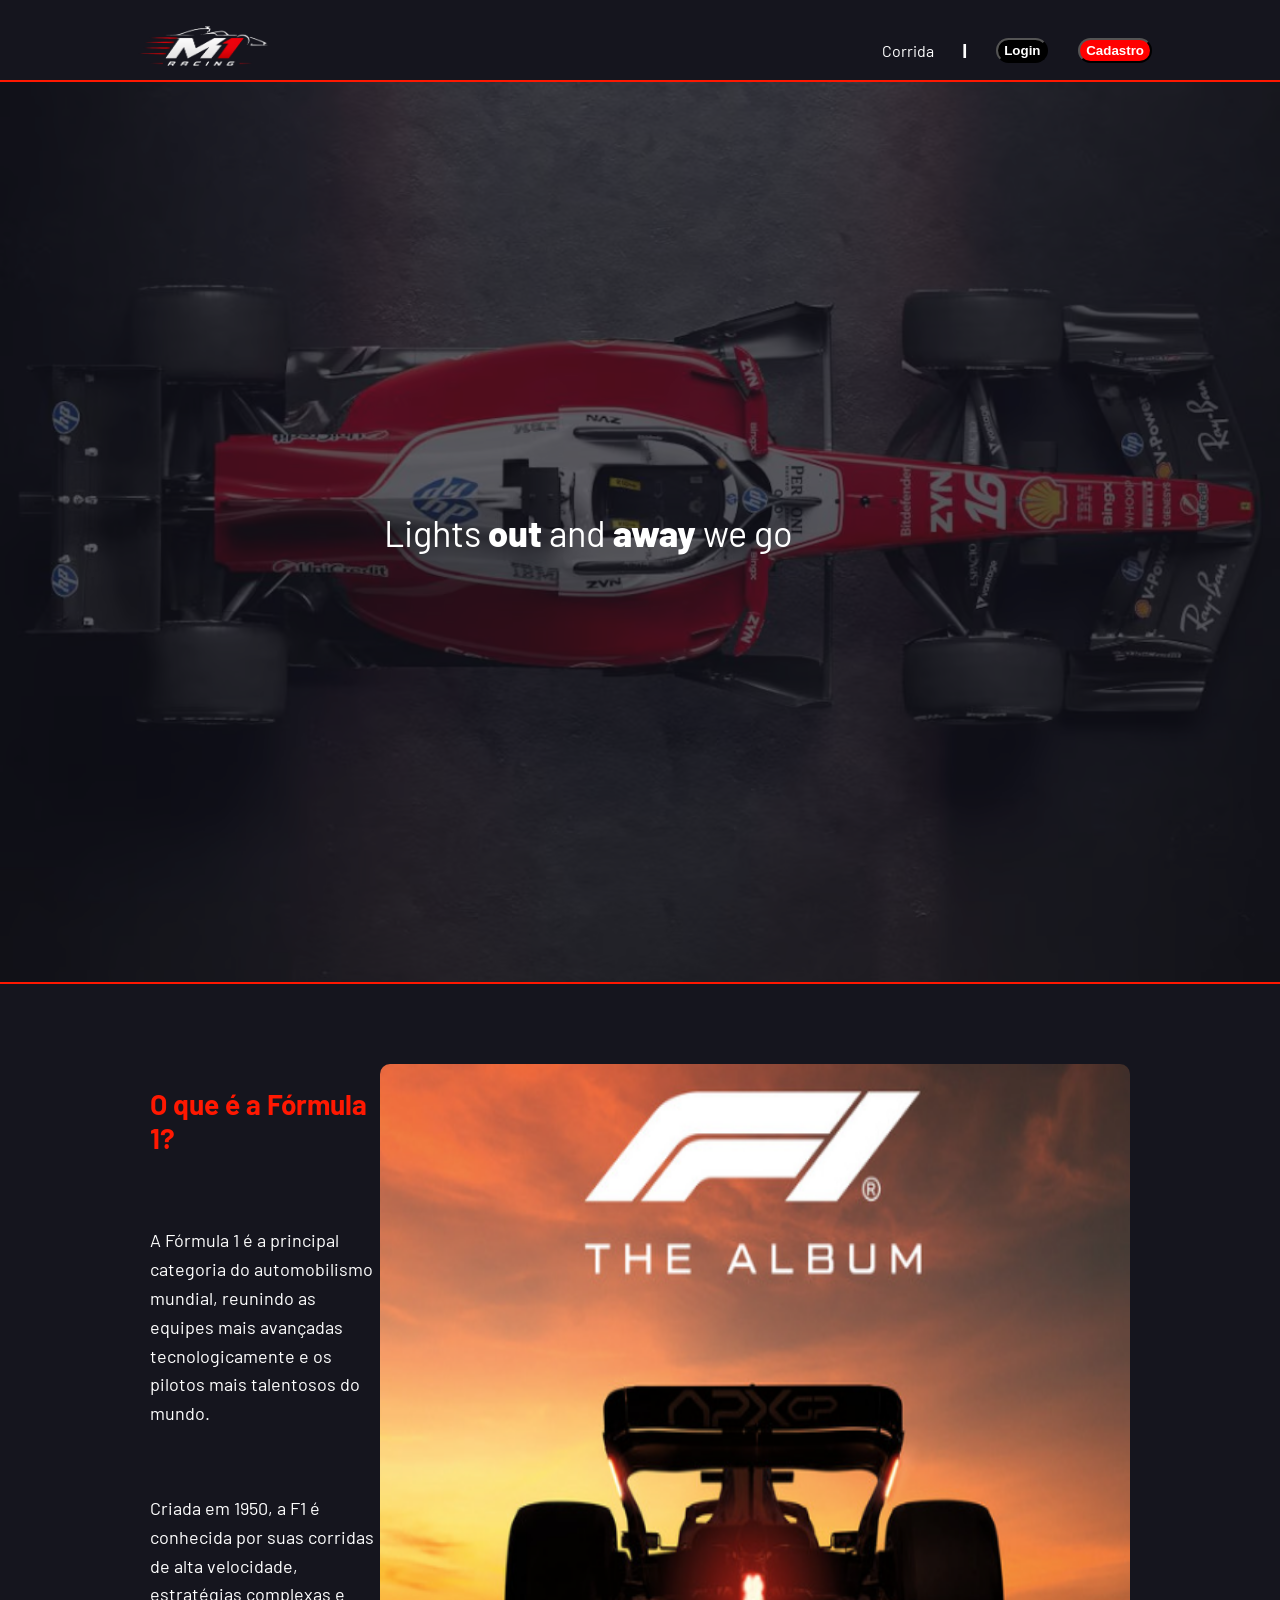
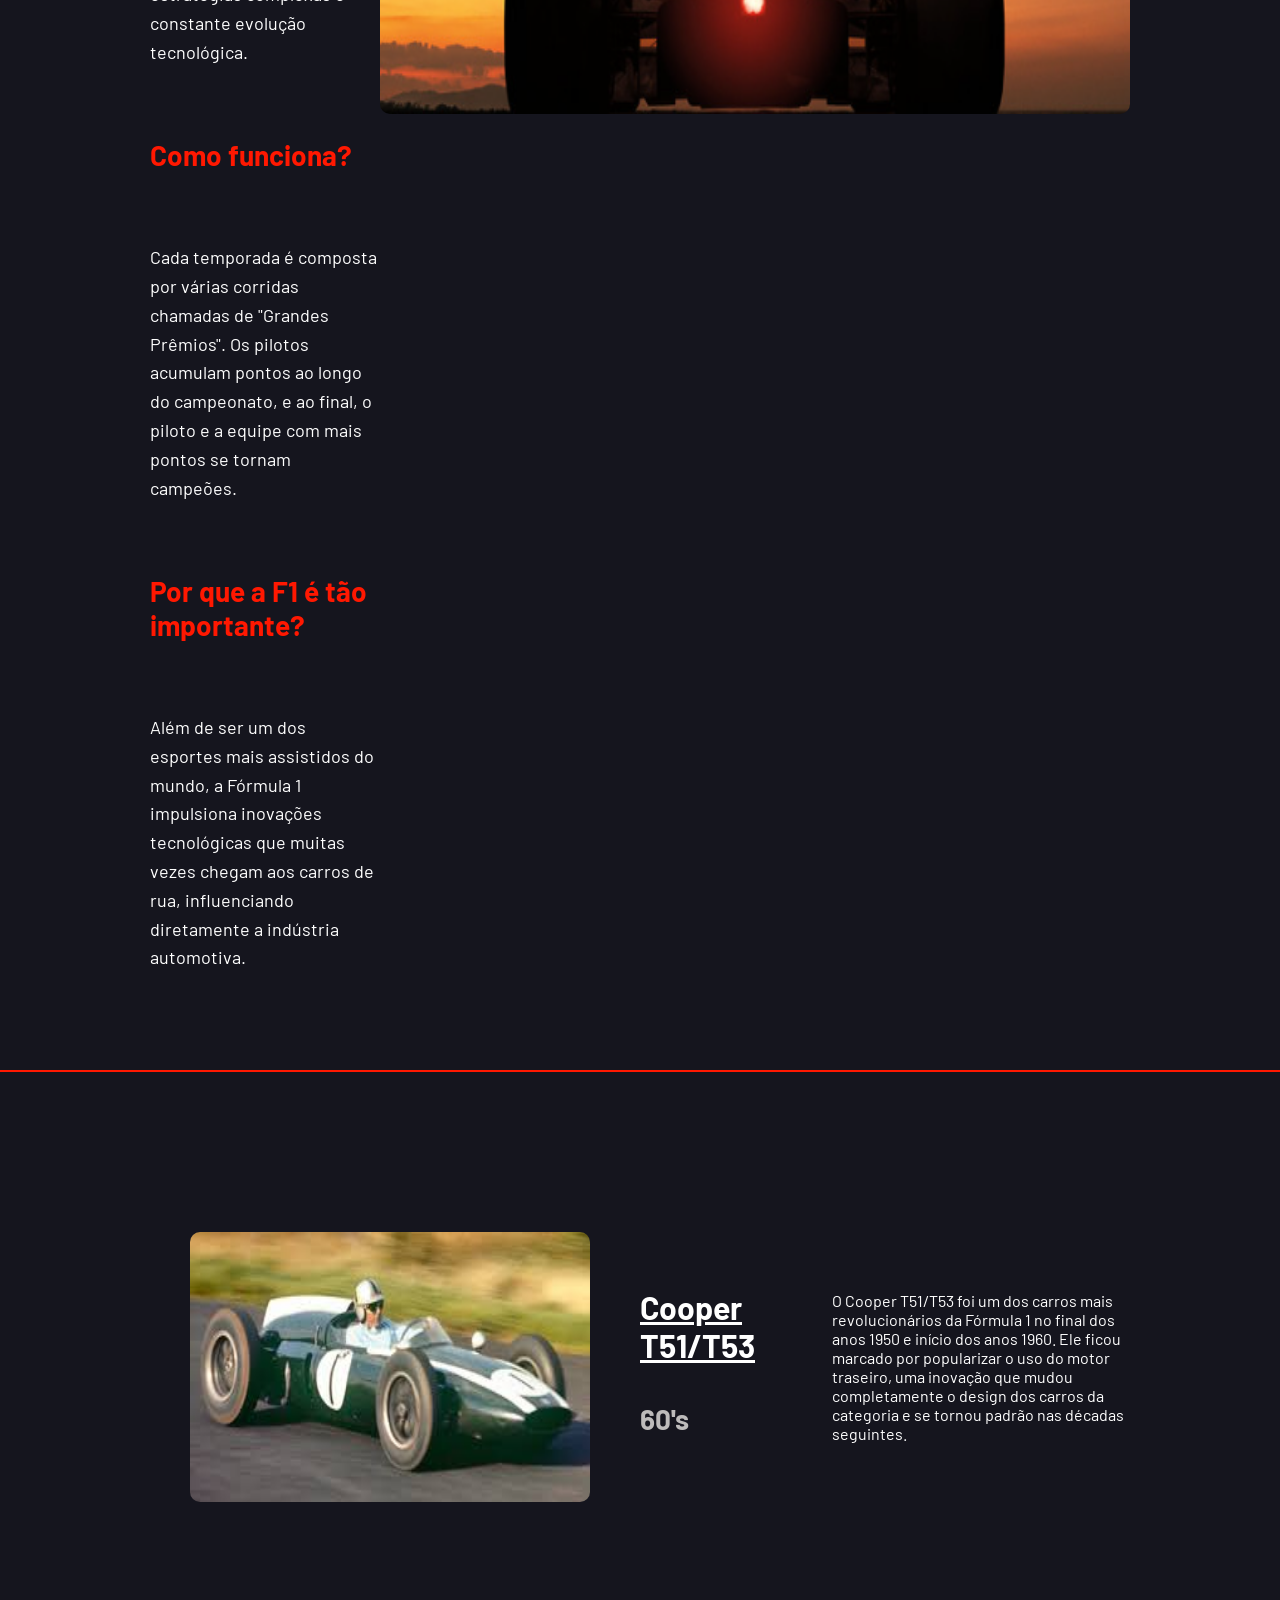
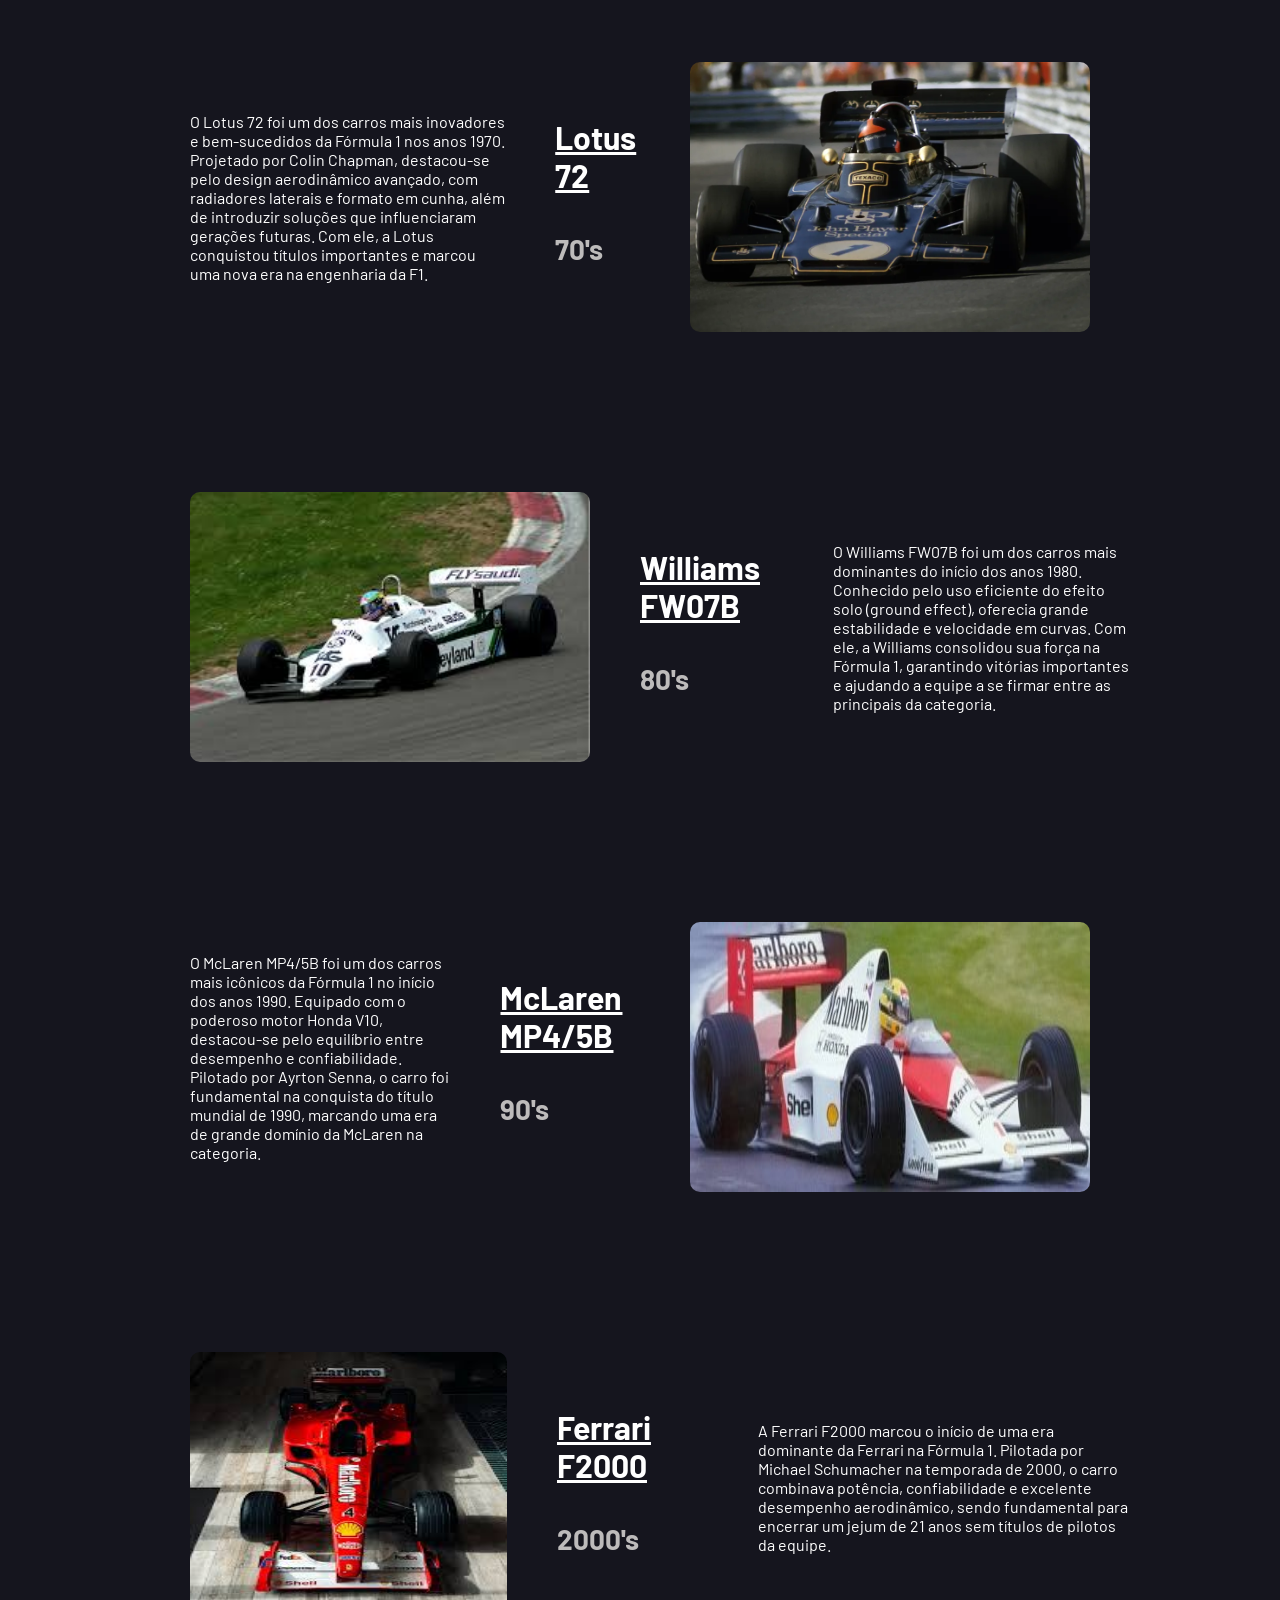
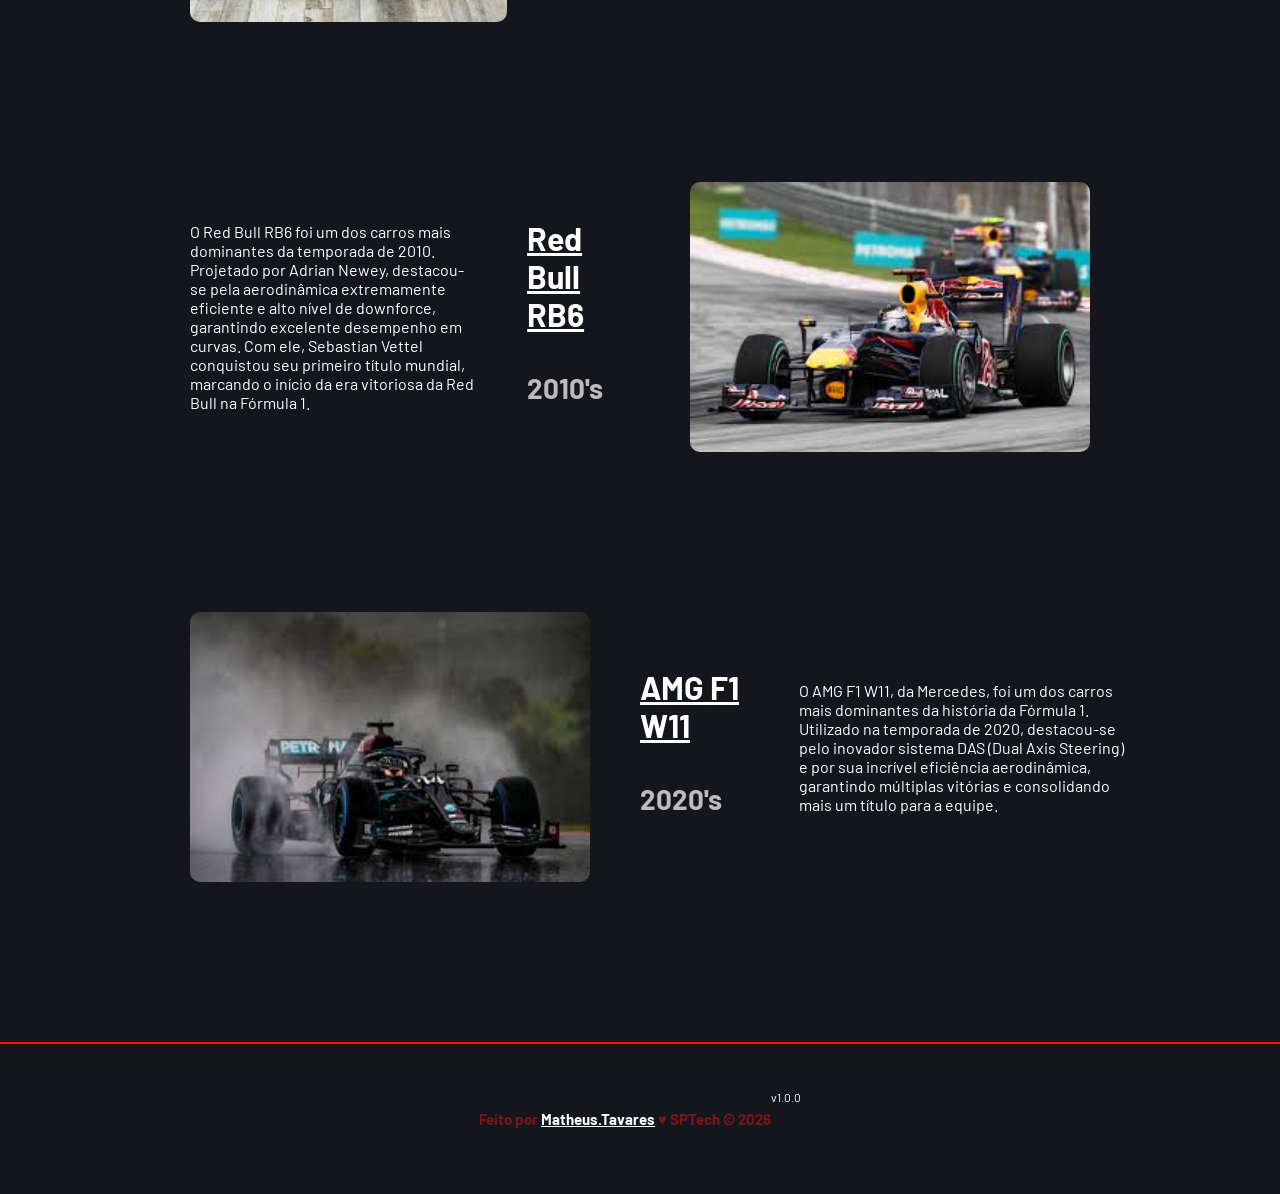
<file: public/index.html>
<!DOCTYPE html>
<html lang="en">

<head>
    <meta charset="UTF-8">
    <meta http-equiv="X-UA-Compatible" content="IE=edge">
    <meta name="viewport" content="width=device-width, initial-scale=1.0">

    <title>M1 Racing | Página Inicial</title>

    <script src="./js/sessao.js"></script>

    <link rel="stylesheet" href="./css/estilo.css">
    <link rel="icon" href="./assets/icon/m1racing.png">
    <link rel="preconnect" href="https://fonts.gstatic.com">
</head>

<body>
    <div class="header">
      <div class="container">
        <a href="#"><h1 class="titulo"><img src="./assets/icon/m1racing.png" alt=""></h1></a>
        <ul class="navbar">
          <li class="agora">
            
          </li>
          <li>
            <a href="simulador.html">Corrida</a>
          </li>
          <li>|</li>
          <li>
            <button class="botao1"><a href="login.html"><strong>Login</strong></a></button>
          </li>
          <li>
            <button class="botao2"><a href="cadastro.html"><strong>Cadastro</strong></a></button>
          </li>
        </ul>
      </div>
    </div>
    <div class="banner">
      <div class="container">
        <p>Lights<span class="highlights"> out </span> and <span>away </span> we go </p>
      </div>
    </div>
    <div class="social">
      <div class="container">
        <div class="boxes">
          
        </div>
      </div>
    </div>
    <div class="f1">
      <div class="container">
        
          
        <h2>O que é a Fórmula 1?</h2>
        <p>
          A Fórmula 1 é a principal categoria do automobilismo mundial, reunindo
        as equipes mais avançadas tecnologicamente e os pilotos mais talentosos do mundo.
        </p>
        <p>
          Criada em 1950, a F1 é conhecida por suas corridas de alta velocidade,
        estratégias complexas e constante evolução tecnológica.
        </p>
        <h2>Como funciona?</h2>
        <p>
          Cada temporada é composta por várias corridas chamadas de "Grandes Prêmios".
        Os pilotos acumulam pontos ao longo do campeonato, e ao final,
        o piloto e a equipe com mais pontos se tornam campeões.
        </p>
        <h2>Por que a F1 é tão importante?</h2>
        <p>
        Além de ser um dos esportes mais assistidos do mundo, a Fórmula 1
        impulsiona inovações tecnológicas que muitas vezes chegam aos carros
        de rua, influenciando diretamente a indústria automotiva.
      </p>
      
      </div>
      <img src="../public/assets/imgs/Captura de tela de 2026-04-23 12-29-08.png" alt="">
      
    
    </div>
  
    <div class="social">
      <div class="container">
        <div class="boxes">
          
        </div>
      </div>
    </div>
 
      <div class="secao">
        
          <div class="item">
            <img src="../public/assets/imgs/cooper.jpeg">
            <div class="text">
            
            <a href="1960.html">Cooper T51/T53</a>
            <h4>60's</h4>
            </div>
            <p>O Cooper T51/T53 foi um dos carros mais revolucionários da Fórmula 1 no final dos anos 1950 e início dos anos 1960. Ele ficou marcado por popularizar o uso do motor traseiro, uma inovação que mudou completamente o design dos carros da categoria e se tornou padrão nas décadas seguintes.</p>
          </div>
        
        
          <div class="item reverse">
            <img src="../public/assets/imgs/lotus.webp">
            <div class="text">
            <a href="1970.html" class="nav a">Lotus 72</a>
            <h4>70's</h4>
              </div>
            <p>O Lotus 72 foi um dos carros mais inovadores e bem-sucedidos da Fórmula 1 nos anos 1970. Projetado por Colin Chapman, destacou-se pelo design aerodinâmico avançado, com radiadores laterais e formato em cunha, além de introduzir soluções que influenciaram gerações futuras. Com ele, a Lotus conquistou títulos importantes e marcou uma nova era na engenharia da F1.</p>
          </div>
        
          <div class="item">
            <img src="../public/assets/imgs/Williams.jpeg">
            <div class="text">
            
            <a href="1980.html">Williams FW07B</a>
            <h4>80's</h4>
          </div>
          <p>O Williams FW07B foi um dos carros mais dominantes do início dos anos 1980. Conhecido pelo uso eficiente do efeito solo (ground effect), oferecia grande estabilidade e velocidade em curvas. Com ele, a Williams consolidou sua força na Fórmula 1, garantindo vitórias importantes e ajudando a equipe a se firmar entre as principais da categoria.</p>
        </div>
        
        
          <div class="item reverse">
            <img src="../public/assets/imgs/Mclaren_mp4_5.jpg">
             <div class="text">
            
            <a href="1990.html">McLaren MP4/5B</a>
            <h4>90's</h4>
            </div>
            <p>O McLaren MP4/5B foi um dos carros mais icônicos da Fórmula 1 no início dos anos 1990. Equipado com o poderoso motor Honda V10, destacou-se pelo equilíbrio entre desempenho e confiabilidade. Pilotado por Ayrton Senna, o carro foi fundamental na conquista do título mundial de 1990, marcando uma era de grande domínio da McLaren na categoria.</p>
          </div>
        
          <div class="item">
            <img src="../public/assets/imgs/ferrari 2000's.jpeg">
             <div class="text">
            
            <a href="2000.html">Ferrari F2000</a>
            <h4>2000's</h4>
            </div>
            <p>A Ferrari F2000 marcou o início de uma era dominante da Ferrari na Fórmula 1. Pilotada por Michael Schumacher na temporada de 2000, o carro combinava potência, confiabilidade e excelente desempenho aerodinâmico, sendo fundamental para encerrar um jejum de 21 anos sem títulos de pilotos da equipe.</p>
          </div>
        
        
          <div class="item reverse">
            <img src="../public/assets/imgs/rb6.jpeg">
             <div class="text">
            
            <a href="2000.html">Red Bull RB6</a>
            <h4>2010's</h4>
            </div>
            <p>O Red Bull RB6 foi um dos carros mais dominantes da temporada de 2010. Projetado por Adrian Newey, destacou-se pela aerodinâmica extremamente eficiente e alto nível de downforce, garantindo excelente desempenho em curvas. Com ele, Sebastian Vettel conquistou seu primeiro título mundial, marcando o início da era vitoriosa da Red Bull na Fórmula 1.</p>
          </div>
        
          <div class="item">
            <img src="../public/assets/imgs/W11.jpeg">
             <div class="text">
            
            <a href="2020.html">AMG F1 W11</a>
            <h4>2020's</h4>
            </div>
            <p>O AMG F1 W11, da Mercedes, foi um dos carros mais dominantes da história da Fórmula 1. Utilizado na temporada de 2020, destacou-se pelo inovador sistema DAS (Dual Axis Steering) e por sua incrível eficiência aerodinâmica, garantindo múltiplas vitórias e consolidando mais um título para a equipe.</p>
          </div>
      </div>
      
<div class="social">
      <div class="container">
        <div class="boxes">
          
        </div>
      </div>
    </div>

    <div class="footer">
        <div class="container">
            <h4>Feito por <a href="./sobre mim.html">Matheus.Tavares</a> &hearts; SPTech &copy; 2026</h4>
            <span class="version">v1.0.0</span>
        </div>
    </div>
  </body>

</html>
</file>
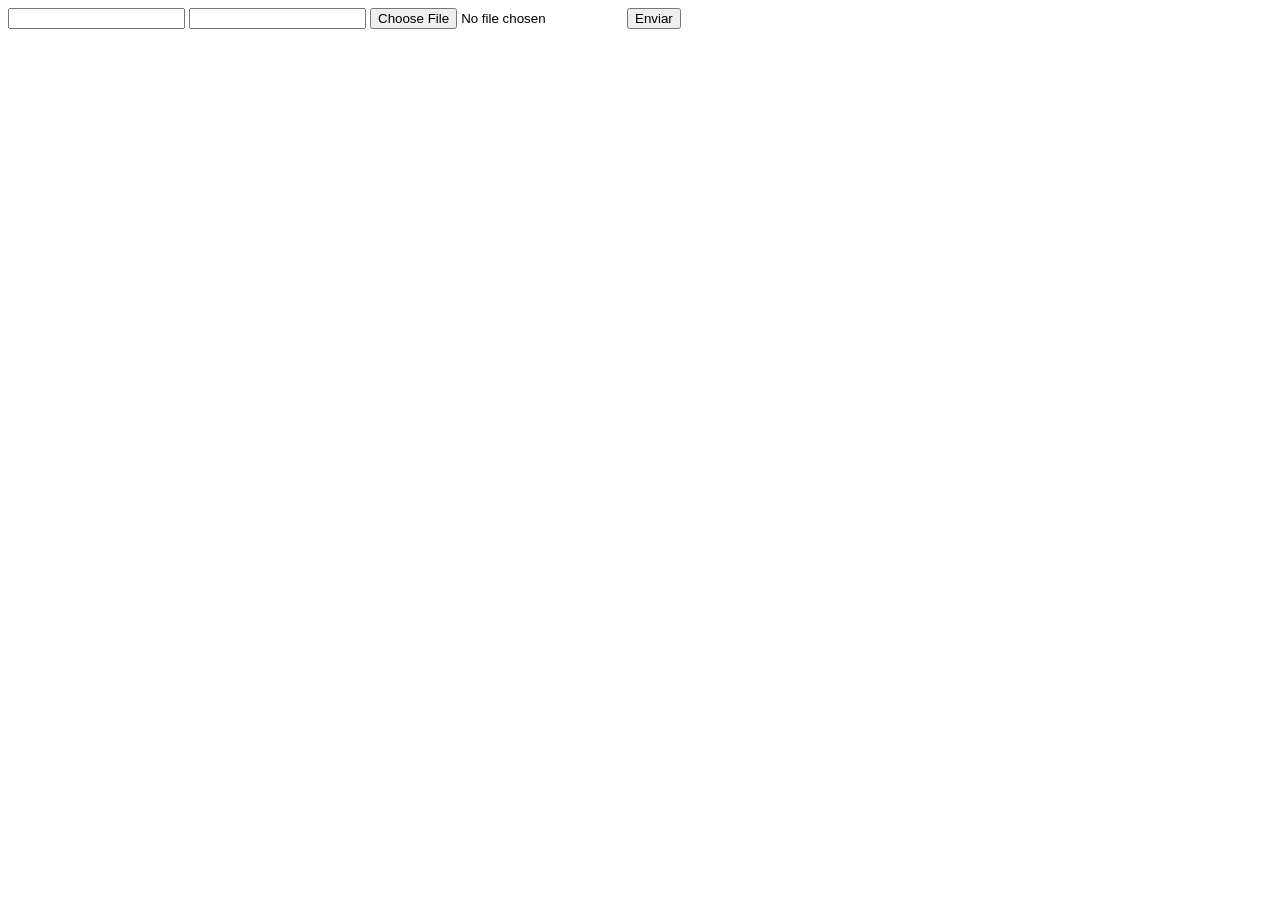
<file: DOCUMENTOS_DE_APOIO/exemplo_de_upload_de_arquivo/public/index.html>
<!DOCTYPE html>
<html lang="en">

<head>
  <meta charset="UTF-8">
  <meta http-equiv="X-UA-Compatible" content="IE=edge">
  <meta name="viewport" content="width=device-width, initial-scale=1.0">
  <title>Upload</title>
</head>

<body>

  <div>
    <input name="nome" id="nome" type="text" />
    <input name="email" id="email" type="url" />
    <input name="foto" id="foto" type="file" />
    <button onclick="enviar()">Enviar</button>
  </div>

  <div id="container"></div>
</body>

</html>

<script>
  function enviar() {
    const formData = new FormData();
    formData.append('foto', foto.files[0])
    formData.append('nome', nome.value)
    formData.append('email', email.value)

    fetch("/usuarios/cadastro", {
      method: "POST",
      body: formData
    })
      .then(res => {
        window.location = "./perfil.html"
      })
      .catch(err => {
        console.log(err);
      })
  }
</script>
</file>
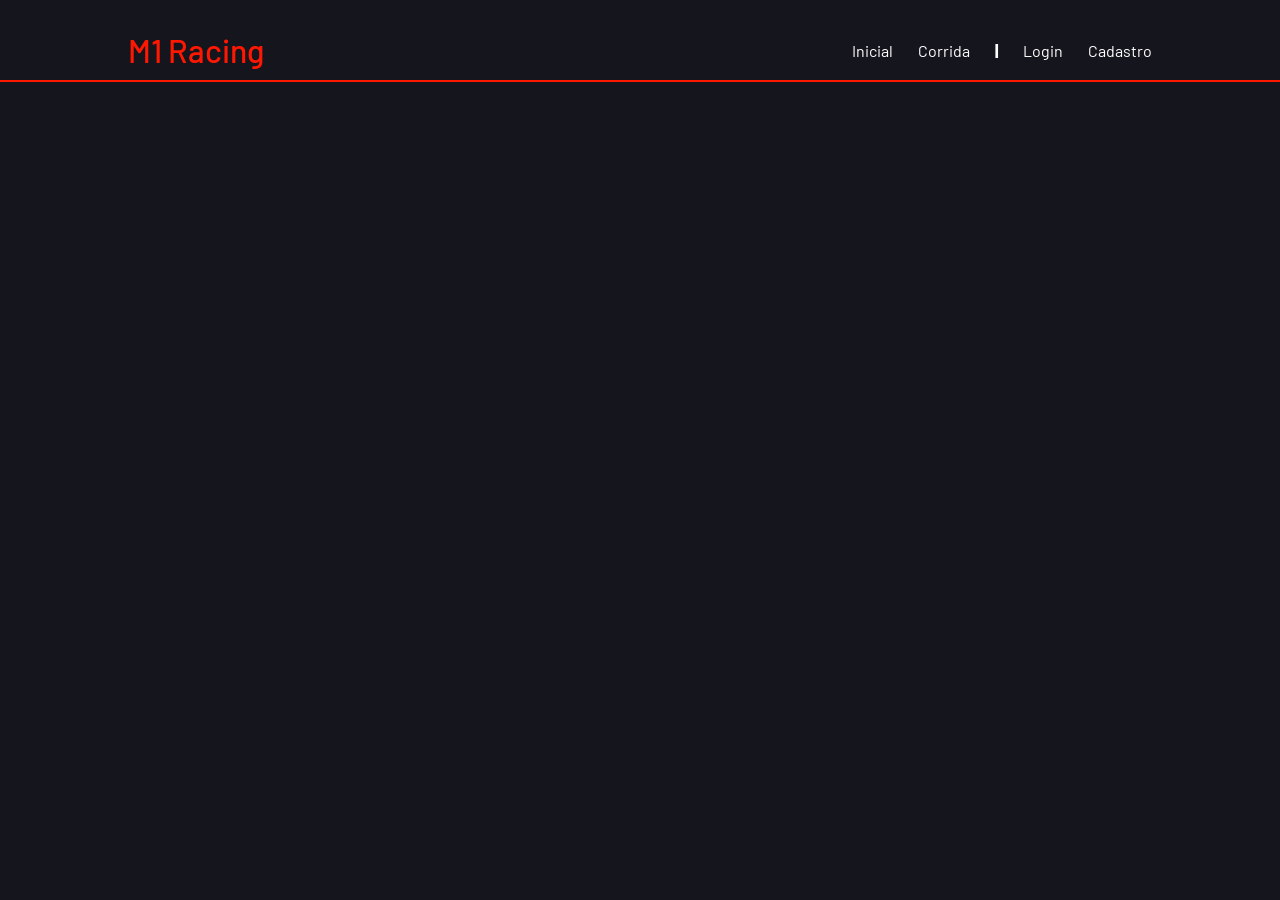
<file: public/1960.html>
<!DOCTYPE html>
<html lang="en">
<head>
    <meta charset="UTF-8">
    <meta http-equiv="X-UA-Compatible" content="IE=edge">
    <meta name="viewport" content="width=device-width, initial-scale=1.0">

    <title>M1 Racing | Página Inicial</title>

    <script src="./js/sessao.js"></script>

    <link rel="stylesheet" href="./css/estilo.css">
    <link rel="icon" href="./assets/icon/favicon2.ico">
    <link rel="preconnect" href="https://fonts.gstatic.com">
</head>
<body>
    <div class="header">
      <div class="container">
        <h1 class="titulo">M1 Racing</h1>
        <ul class="navbar">
          <li class="agora">
            <a href="#">Inicial</a>
          </li>
          <li>
            <a href="simulador.html">Corrida</a>
          </li>
          <li>|</li>
          <li>
            <a href="login.html">Login</a>
          </li>
          <li>
            <a href="cadastro.html">Cadastro</a>
          </li>
        </ul>
      </div>
    </div>
</body>
</html>
</file>
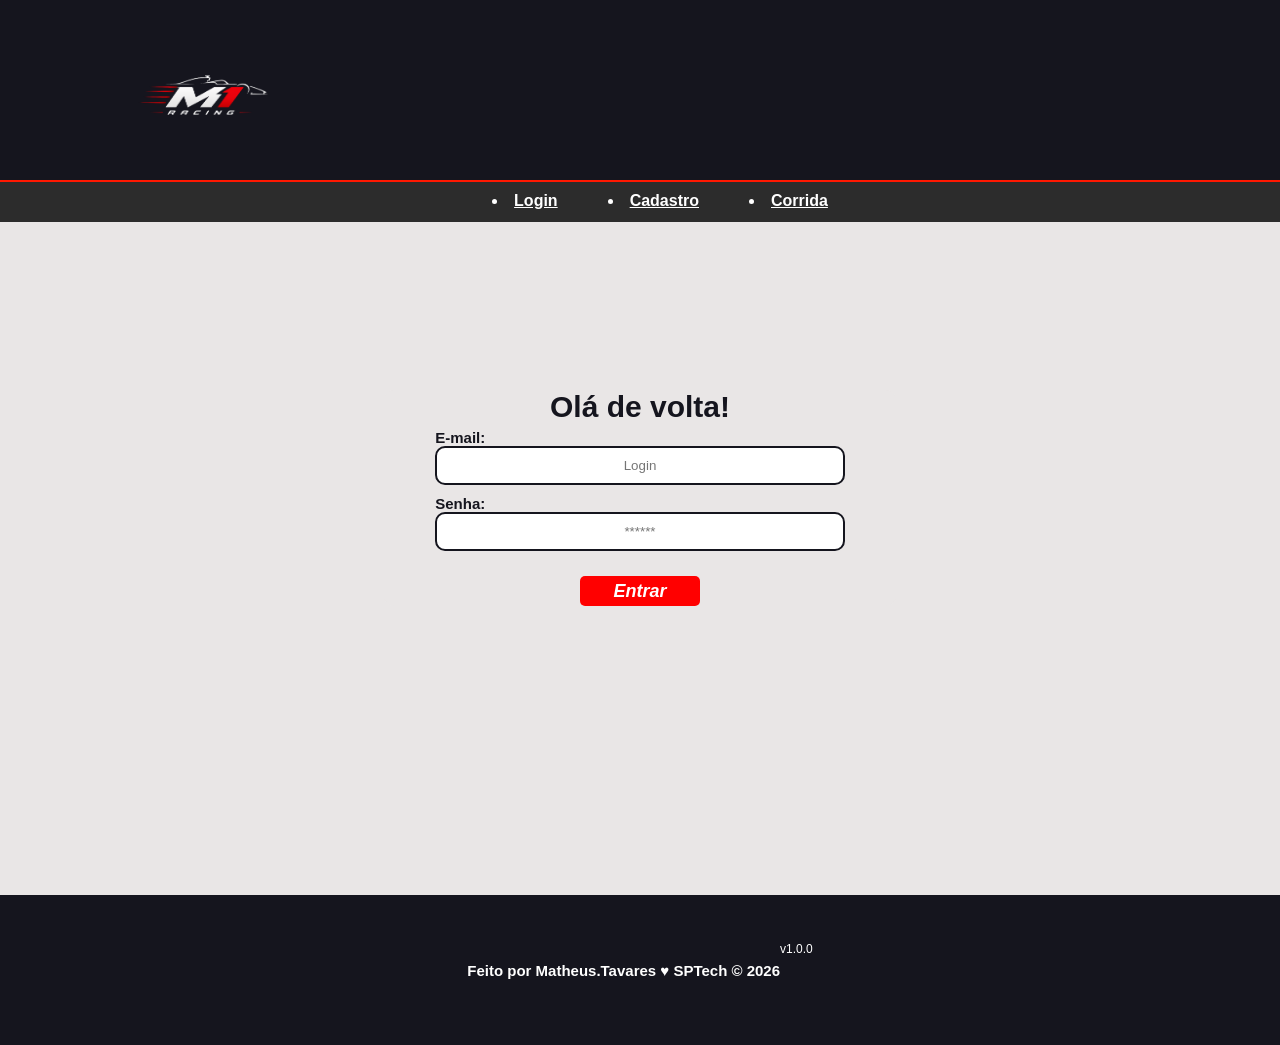
<file: public/login.html>
<!DOCTYPE html>
<html lang="pt-br">

<head>
    <meta charset="UTF-8">
    <meta http-equiv="X-UA-Compatible" content="IE=edge">
    <meta name="viewport" content="width=device-width, initial-scale=1.0">

    <title>M1 Racing</title>

    <script src="./js/sessao.js"></script>

    <link rel="stylesheet" href="./css/login.css">
    <link rel="icon" href="./assets/icon/m1racing.png">
    <link rel="preconnect" href="https://fonts.gstatic.com">
</head>

<body>

    <!--Header-->

    <div class="header">
        <div class="container">
            <a href="index.html"><h1 class="titulo"><img src="./assets/icon/m1racing.png" alt=""></h1></a>
            <ul class="navbar">
                
               
                
                
                
            </ul>
        </div>
    </div>

    
        <div class="lboxes">
          <li class="lagora">
                    <a href="#">Login</a>
          </li>
                <li>
                    <a href="cadastro.html">Cadastro</a>
                </li>
                <li>
                    <a href="simulador.html">Corrida</a>
                </li>
        </div>
      

    <div class="login">
        <div class="alerta_erro">
            <div class="card_erro" id="cardErro">
                <span id="mensagem_erro"></span>
            </div>
        </div>
        <div class="container">

            <div>

            </div>
            <div class="card card-login">
                <h2>Olá de volta!</h2>
                <div class="formulario">
                    <div class="campo">
                        <span>E-mail:</span>
                        <input id="email_input" type="text" placeholder="Login">
                    </div>
                    <div class="campo">
                        <span>Senha:</span>
                        <input id="senha_input" type="password" placeholder="******">
                    </div>
                    <button class="botao" onclick="entrar()">Entrar</button>
                </div>

                <div id="div_aguardar" class="loading-div">
                    <img src="./assets/circle-loading.gif" id="loading-gif">
                </div>

                
                <div id="div_erros_login"></div>
            </div>
        </div>
    </div>

    <!--footer inicio-->
    <div class="footer">
        <div class="container">
            <h4>Feito por Matheus.Tavares &hearts; SPTech &copy; 2026</h4>
            <span class="version">v1.0.0</span>
        </div>
    </div>
    <!--footer fim-->

</body>

</html>

<script>


    function entrar() {
        aguardar();

        var emailVar = email_input.value;
        var senhaVar = senha_input.value;

        if (emailVar == "" || senhaVar == "") {
            cardErro.style.display = "block"
            mensagem_erro.innerHTML = "(Mensagem de erro para todos os campos em branco)";
            finalizarAguardar();
            return false;
        }
        else {
            setInterval(sumirMensagem, 5000)
        }

        console.log("FORM LOGIN: ", emailVar);
        console.log("FORM SENHA: ", senhaVar);

        fetch("/usuarios/autenticar", {
            method: "POST",
            headers: {
                "Content-Type": "application/json"
            },
            body: JSON.stringify({
                emailServer: emailVar,
                senhaServer: senhaVar
            })
        }).then(function (resposta) {
            console.log("ESTOU NO THEN DO entrar()!")

            if (resposta.ok) {
                console.log(resposta);

                resposta.json().then(json => {
                    console.log(json);
                    console.log(JSON.stringify(json));
                    sessionStorage.EMAIL_USUARIO = json.email;
                    sessionStorage.NOME_USUARIO = json.nome;
                    sessionStorage.ID_USUARIO = json.id;
                    sessionStorage.AQUARIOS = JSON.stringify(json.aquarios)

                    setTimeout(function () {
                        window.location = "./dashboard/cards.html";
                    }, 1000); // apenas para exibir o loading

                });

            } else {

                console.log("Houve um erro ao tentar realizar o login!");

                resposta.text().then(texto => {
                    console.error(texto);
                    finalizarAguardar(texto);
                });
            }

        }).catch(function (erro) {
            console.log(erro);
        })

        return false;
    }

    function sumirMensagem() {
        cardErro.style.display = "none"
    }

</script>
</file>
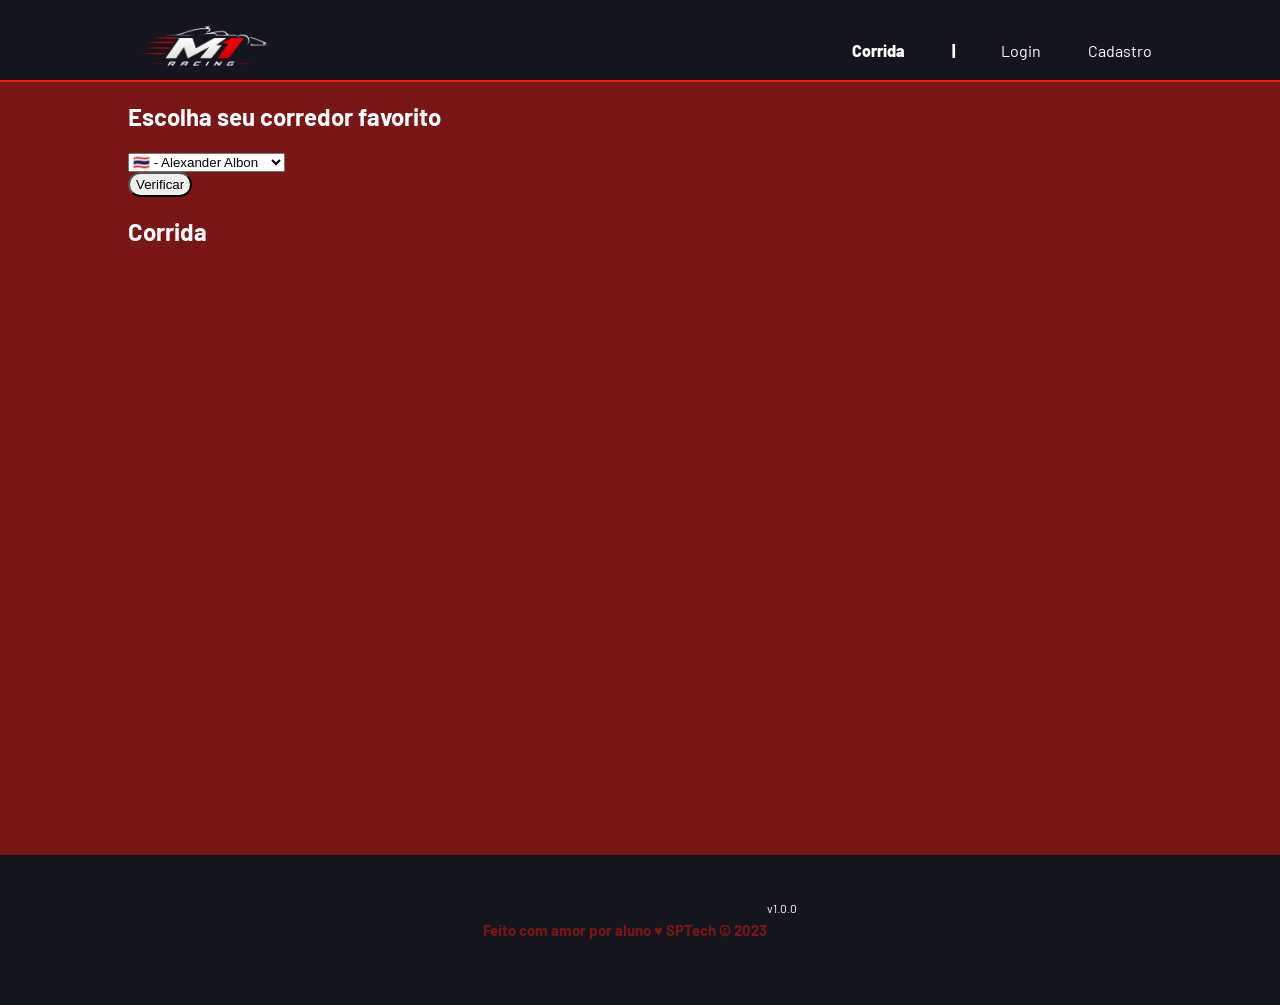
<file: public/simulador.html>
<!DOCTYPE html>
<html lang="pt-br">

<head>
    <meta charset="UTF-8">
    <meta http-equiv="X-UA-Compatible" content="IE=edge">
    <meta name="viewport" content="width=device-width, initial-scale=1.0">

    <title>M1 Racing</title>

    <script src="./js/sessao.js"></script>

    <link rel="stylesheet" href="./css/estilo.css">
    <link rel="icon" href="./assets/icon/m1racing.png">
    <link rel="preconnect" href="https://fonts.gstatic.com">
</head>

<body>

    <!--header inicio-->
    <div class="header">
        <div class="container">
            <a href="./index.html"><h1 class="titulo"><img src="./assets/icon/m1racing.png" alt=""></h1></a>
            <ul class="navbar">
                
                <li class="agora">Corrida</li>
                <li>|</li>
                <li>
                    <a href="./login.html">Login</a>
                </li>
                <li>
                    <a href="./login.html">Cadastro</a>
                </li>
            </ul>
        </div>
    </div>


    <!-- simulador inicio -->
    <div class="simulador">
        <div class="container">
            <div class="">
        <div class="">
            <h2>Escolha seu corredor favorito</h2>
            <select name="" id="ipt_aposta">
              <option value="0">🇹🇭 - Alexander Albon </option>
              <option value="1">🇹🇭 - Kimi Antonelli </option>
              <option value="2">🇹🇭 - Carlos Sainz  </option>
              <option value="3">🇹🇭 - Charles Leclerc </option>
              <option value="4">🇹🇭 - Esteban Ocon </option>
              <option value="5">🇹🇭 - Fernando Alonso </option>
              <option value="6">🇹🇭 - Gabriel Bortoleto </option>
              <option value="7">🇹🇭 - George Russell </option>
              <option value="8">🇹🇭 - Isack Hadjar </option>
              <option value="9">🇹🇭 - Kevin Magnussen </option>
              <option value="10">🇹🇭 - Lance Stroll </option>
              <option value="11">🇹🇭 - Lando Norris </option>
              <option value="12">🇹🇭 - Lewis Hamilton </option>
              <option value="13">🇹🇭 - Liam Lawson </option>
              <option value="14">🇹🇭 - Logan Sargeant </option>
              <option value="15">🇹🇭 - Max Verstappen </option>
              <option value="16">🇹🇭 - Nico Hülkenberg </option>
              <option value="17">🇹🇭 - Oscar Piastri  </option>
              <option value="18">🇹🇭 - Pierre Gasly </option>
              <option value="19">🇹🇭 - Sergio Pérez  </option>
              <option value="20">🇫🇮 - Valtteri Bottas </option>
              <option value="21">🇨🇳 - Zhou Guanyu </option>
            </select><br>
            <button onclick="Correr()">Verificar</button><br>

            <h2>Corrida</h2><br><br>
            <div id="resultado" class="simulador"></div>

        </div>
    </div>

        </div>
    </div>
    <!-- simulador fim -->

    <!--footer inicio-->
    <div class="footer">
        <div class="container">
            <h4>Feito com amor por aluno &hearts; SPTech &copy; 2023</h4>
            <span class="version">v1.0.0</span>
        </div>
    </div>
    <!--footer fim-->


</body>
<script>
let corredores = [
"Alexander Albon","Kimi Antonelli","Carlos Sainz","Charles Leclerc",
"Esteban Ocon","Fernando Alonso","Gabriel Bortoleto","George Russell",
"Isack Hadjar","Kevin Magnussen","Lance Stroll","Lando Norris",
"Lewis Hamilton","Liam Lawson","Logan Sargeant","Max Verstappen",
"Nico Hülkenberg","Oscar Piastri","Pierre Gasly","Sergio Pérez",
"Valtteri Bottas","Zhou Guanyu"
];

let pesos = [
2,2,4,6,3,5,2,6,2,2,2,7,6,2,1,9,3,7,4,5,3,2
];

let posicoes = [];


function iniciarCorrida() {
    posicoes = [...corredores];
}


function atualizarVolta() {
    posicoes.sort((a, b) => {
        let pesoA = pesos[corredores.indexOf(a)];
        let pesoB = pesos[corredores.indexOf(b)];

        return (Math.random() * pesoB) - (Math.random() * pesoA);
    });
}


function Correr() {
    let resultado = document.getElementById("resultado");
    resultado.innerHTML = "";

    let escolha = Number(ipt_aposta.value);

    iniciarCorrida();

    let volta = 1;
    let totalVoltas = 10;

    let intervalo = setInterval(() => {

        atualizarVolta();

        resultado.innerHTML = `<b> Volta ${volta}/${totalVoltas}</b><br><br>`;

        for (let i = 0; i < 5; i++) {
            resultado.innerHTML += `${i+1}º - ${posicoes[i]} <br>`;
        }

        volta++;

        if (volta > totalVoltas) {
            clearInterval(intervalo);

            resultado.innerHTML += "<br><b> Corrida finalizada!</b><br><br>";

            if (posicoes[0] === corredores[escolha]) {
                resultado.innerHTML += " Você acertou o vencedor!";
            } else {
                resultado.innerHTML += ` Você escolheu ${corredores[escolha]}`;
            }
        }

    }, 1000); 
}
</script>
</html>
</file>
<file: public/css/estilo.css>
@import url('https://fonts.googleapis.com/css2?family=Barlow:ital,wght@0,100;0,200;0,300;0,400;0,500;0,600;0,700;0,800;0,900;1,100;1,200;1,300;1,400;1,500;1,600;1,700;1,800;1,900&display=swap');

body {
  margin: 0;
  padding: 0;
  font-family: 'Barlow', 'Segoe UI', 'Segoe UI', Tahoma, Geneva, Verdana, sans-serif;
  background-color: #15151e;
  transition: 4;
}

:root {
  --tamanho-header: 80px;
  --tudu: 100vh;
  --tamanho-simulador: calc(100vh - var(--tamanho-header) - var(--tamanho-footer) - 2px);
  --tamanho-login: calc(100vh - var(--tamanho-header) - var(--tamanho-footer) - 2px);
  --tamanho-footer: 45px;
}

.container {
  display: flex;
  width: 80%;
  margin: auto;
}

.header {
  height: var(--tamanho-header);
  border-bottom: 2px solid #FF1801;
  position: sticky;
  top: 0px;
  background-color: #15151e;
  z-index: 999;
}

.header img{
  width: 150px;
  height: 85px;
}

.header .container {
  justify-content: space-between;
  align-items: center;
  height: 100%;
  padding: 10px;
}

.header a {
  text-decoration: none;
    color: white;
    font-weight: normal;
}

a{
  color: white;
}


button{
  width: fit-content;
  height: 25px;
  border-radius: 25px;
  
  
}


li {
  font-weight: 800;
  color: white

}

.navbar {
  width: 300px;
  display: flex;
  align-items: center;
  justify-content: space-between;
  list-style: none;
  color: #FF1801;
  
  
}
.botao1{
  background-color: black;
  color: white;
}
.botao2{
  background-color: red;
  color: white;
}

.titulo {
  color: #FF1801;
  width: fit-content;
  font-weight: 500;
}

.header h1 {
  margin: 0px;
 
}

/* BANNER */

.banner {
  height: var(--tudu);
  color: white;
  position: relative;
}

.banner::before {
  content: '';
  position: absolute;
  inset: 0; /* equivale a top/right/bottom/left: 0 */
  background-image: url('../assets/imgs/3FW3RPDGNVAAHFDBUZ7TKTPPWQ.avif');
  background-size: cover;
  opacity: 0.35;
  z-index: 0;
}

.banner .container {
  position: relative;
  z-index: 1;
  justify-content: center;
  align-items: center;
  height: 100%;
}

.banner .container p {
  width: 50%;
  margin: 0;
  padding: 0;
  font-size: 36px;
}

.banner .container span {
  font-weight: 800;
  
}

/* MISSÃO VISÃO VALORES */

.social {
  background-color: #FF1801;
  display: flex;
  color: white;
  height: 2px;
}

.social .container {
  justify-content: center;
}

.social .container .boxes {
  display: flex;
  justify-content: center;
  width: 100%;
  gap: 50px;
  padding: 30px 0;
  
}

.social p {
  text-align: center;
}



/* FOOTER */

.footer {
  background-color: #15151e;
  height: 150px;
  color: #fff;
  display: flex;
  font-size: 15px;
}

.footer .container {
  justify-content: center;
  text-align: center;
}

.footer .container .version {
  font-size: 12px;
}







/* SIMULADOR */

.simulador {
  color: white;
  background-color: #791717;
}

.simulador .container {
  flex-direction: column;
  overflow: scroll; 
  height: var(--tamanho-simulador);
}

/* ALERTA */

#alerta {
  position: absolute;
  right: 0;
  bottom: 0;
}

.mensagem-alarme {
  background-color: white;
  border-radius: 5px;
  width: 300px;
  height: 80px;
  margin: 10px;
  padding: 10px 0;
  display: flex;
  justify-content: space-evenly;
  align-items: center;
}

.mensagem-alarme h3 {
  font-size: 14px;
  margin: 0;
}

.mensagem-alarme .informacao {
  width: 66%;
}

.alarme-sino {
  width: 48px;
  height: 48px;
  animation-name: bell;
  animation-duration: 4s;
  background-image: url('https://cdn-icons-png.flaticon.com/512/1157/1157000.png');
  background-size: cover;
  animation-iteration-count: infinite;
}

@keyframes bell {
  0%   {transform: rotate(25deg)}
  25%  {transform: rotate(-25deg)}
  50%  {transform: rotate(25deg)}
  75%  {transform: rotate(-25deg)}
  100% {transform: rotate(25deg)}
}

.apostas {
  display: flex;
  
}
.fundo{
  background-color: black;
  color: red;
}
.linha{
  display: flex;
  align-items: center;
}

.highlight {
    background-color: yellow; /* Cor de destaque */
    color: black; /* Cor do texto */
}


.secao {
  
  margin: 80px auto;
  display: flex;
  flex-direction: column;
  padding: 0 150px;
}

.secao p{
  color: white;
  display: flex;
  flex-direction: column;
  width: 50%;
  align-items: center;
}

/* Cada linha */
.item {
  display: flex;
  align-items: center;
  gap: 50px;
  margin: 80px auto;
  padding-left: 40px;
}

/* Alternar lado */
.item.reverse {
  flex-direction: row-reverse;
  padding-right: 40px;
}

/* Imagem */
.item img {
  width: 400px;
  border-radius: 10px;
  transition: 0.3s;
  height: 270px;
}

/* Hover bonito */
.item img:hover {
  transform: scale(1.05);
}

/* Texto */
.text {
  max-width: 400px;
}

.text h4 {
  color: rgb(189, 187, 187);
  font-size: 28px;
  margin-bottom: 10px;
}

.text p {
  font-size: 16px;
}
.text a{
  font-size: 32px;
  font-weight: bold;
}

.f1 {
  color: white;
  padding: 80px 150px;
  display: flex;
  
  
}

.f1 img{
  width: 750px;
  height: 650px;
  border-radius: 10px;
  
}
.f1 .container {
  flex-direction: column;
  gap: 30px;
}

.f1 h2 {
  color: #FF1801;
  font-size: 28px;
}


.f1 p {
  font-size: 18px;
  line-height: 1.6;
  max-width: 800px;
}

h4{
  color:#791717
}
</file>
<file: public/css/login.css>
.footer {
  background-color: #15151e;
  height: 150px;
  color: #fff;
  display: flex;
  font-size: 15px;
}

.footer .container {
  justify-content: center;
  text-align: center;
}

.footer .container .version {
  font-size: 12px;
}

/* LOGIN */

.login {
  height: var(--tamanho-login);
  background-color: #e9e6e6;
  display: flex;
}

.login .container {
  justify-content: center ;
  align-items: top center;
  height: 50%;

}

.lboxes{
  display: flex;
  justify-content: center;
  width: 100%;
  height: 20px;
  gap: 50px;
  padding: 10px 20px;
  background-color: rgb(44, 44, 44);
  
}


.card {
  width: 50%;
  background-color: #e9e6e6;
  border-radius: 10px;
  display: flex;
  align-items: center;
  justify-content: space-evenly;
  color: #15151e;
  flex-direction: column;
  height: fit-content;
  
}

.card h2 {
  margin: 0;
  font-size: 30px;
}

.formulario {
  display: flex;
  height: 90%;
  width: 80%;
  justify-content: space-around;
  flex-direction: column;
}

.formulario span {
  font-size: 15px;
  font-weight: 800;
}

.formulario input {
  border: 2px solid #15151e;
  text-align: center;
  border-radius: 10px;
  margin: 0;
}

.formulario select {
  border: 2px solid #15151e;
  background-color: white;
  color: gray;
  height: 36px;
  text-align: center;
  border-radius: 10px;
  margin: 0;
}

.campo {
  display: flex;
  flex-direction: column;
  justify-content: start;
  padding: 5px 0;
}

.botao {
  cursor: pointer;
  font-family: "Barlow", sans-serif;
  border: 0;
  border-radius: 5px;
  font-weight: 600;
  font-size: 18px;
  color: #fff;
  background-color: red;
  width: 120px;
  height: 30px;
  align-self: center;
  margin-top: 20px;
}

.loading-div {
  width: 50px;
  display: none;
}

.loading-div img {
  height: 50px;
  width: 50px;
}

#div_erros_login {
  display: none
}

body {
  margin: 0;
  padding: 0;
  font-family: 'Barlow', 'Segoe UI', 'Segoe UI', Tahoma, Geneva, Verdana, sans-serif;
  background-color: #15151e;
  transition: 4;
}

:root {
  --tamanho-header: 20vh;
  --tudu: 100vh;
  --tamanho-simulador: calc(100vh - var(--tamanho-header) - var(--tamanho-footer) - 2px);
  --tamanho-login: calc(100vh - var(--tamanho-header) - var(--tamanho-footer) - 2px);
  --tamanho-footer: 45px;
}

.container {
  display: flex;
  width: 80%;
  margin: auto;
}

.header {
  height: var(--tamanho-header);
  border-bottom: 2px solid #FF1801;
  position: sticky;
  top: 0px;
  background-color: #15151e;
  z-index: 999;
}

.header img{
  width: 150px;
  height: 85px;
}

.header .container {
  justify-content: space-between;
  align-items: center;
  height: 100%;
  padding: 10px;
}

.header a {
  text-decoration: none;
    color: white;
    font-weight: normal;
}

a{
  color: white;
  
}


button{
  width: fit-content;
  height: 25px;
  border-radius: 25px;
  font-style: italic;
  font-weight: bold;
  
}

li {
  font-weight: 800;
  color: white
}

.navbar {
  width: 300px;
  display: flex;
  align-items: center;
  justify-content: space-between;
  list-style: none;
  color: #FF1801;
  
  
}
.botao1{
  background-color: black;
  color: white;
}
.botao2{
  background-color: red;
  color: white;
}
.alerta_erro{
  display: flex;
  justify-content: flex-end;
}

.card_erro {
  display: none;
  background-color: #fff;
  color: #15151e;
  width: 230px;
  position: fixed;
  border-radius: 4px;
  border: #ED145B 3px solid;
  padding: 10px;
  margin-right: 10%;
}

.card_erro #mensagem_erro{
  font-weight: 500;
  font-size: 20px;
}

.formulario .tipo_campo {
  font-size: 20px;
  font-weight: 600 !important;
}

.formulario {
  display: flex;
  flex-direction: column;
}

input {
  margin-bottom: 10px;
  border: 2px solid #FF1801;
  padding: 10px;
  text-align: center;
  border-radius: 10px;
}

.btn {
  font-family: "Barlow", sans-serif;
  border: 0;
  border-radius: 5px;
  font-weight: 600;
  font-size: 18px;
  padding: 10px 15px;
  color: white;
  background-color: #ED145B;
  width: 120px;
  align-self: center;
  margin-top: 5px;
}

.loading-div {
  width: 50px;
  margin: auto;
  display: none;
}

.loading-div img {
  height: 50px;
  width: 50px;
}
</file>
